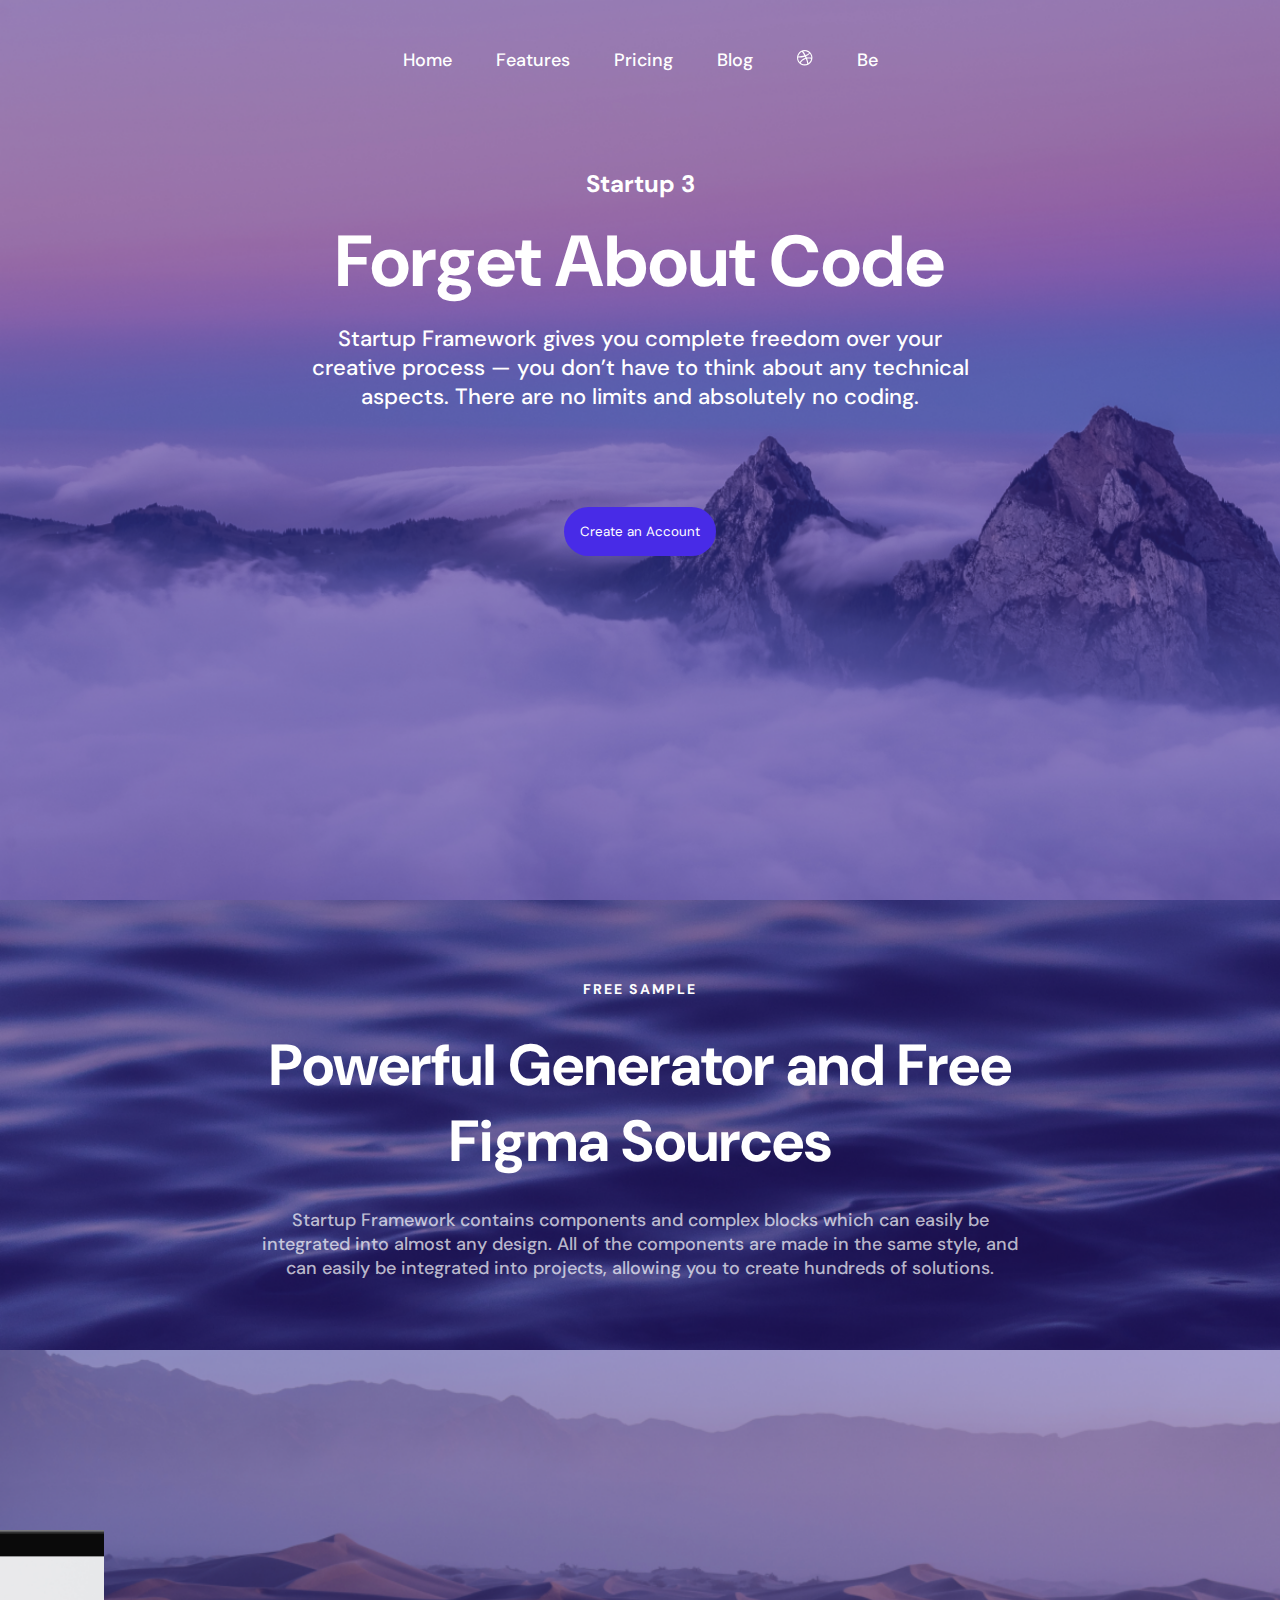
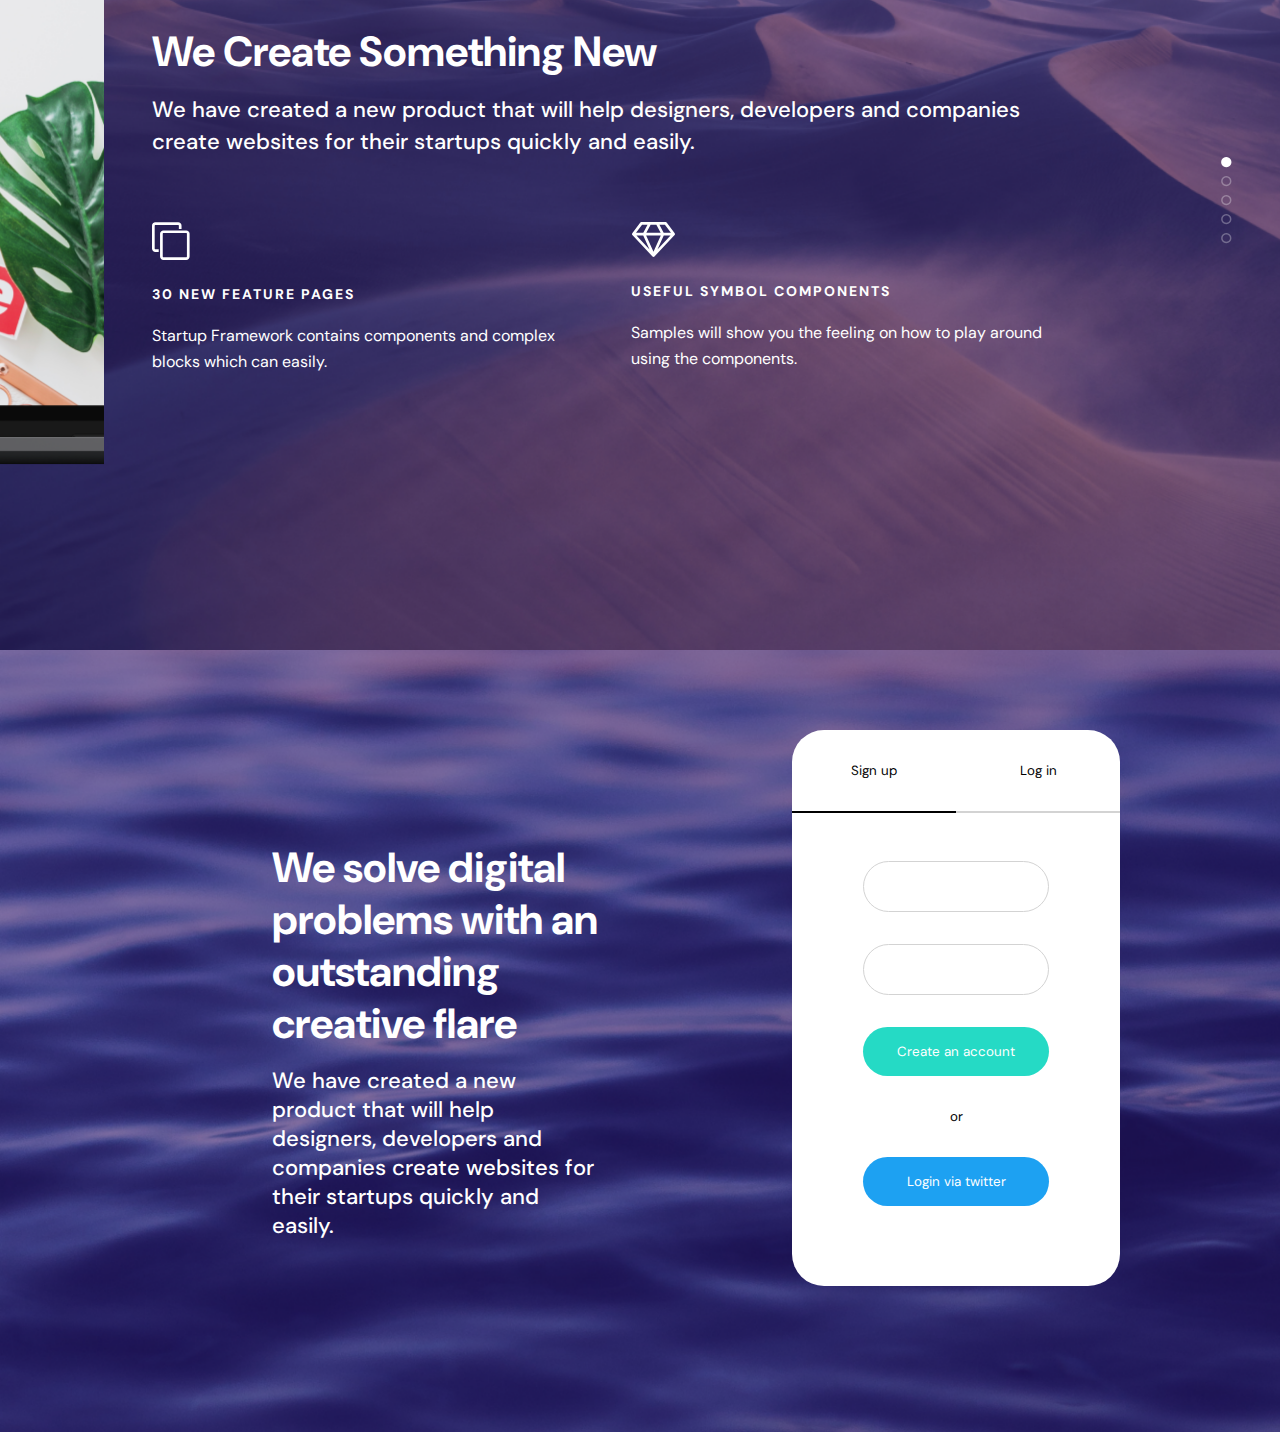
<file: landingpage.html>
<!DOCTYPE html>
<html lang="en">
<head>
    <meta charset="UTF-8">
    <meta http-equiv="X-UA-Compatible" content="IE=edge">
    <meta name="viewport" content="width=device-width, initial-scale=1.0">
    <title>My Business</title>
    <link rel="preconnect" href="https://fonts.googleapis.com">
<link rel="preconnect" href="https://fonts.gstatic.com" crossorigin>
<link href="https://fonts.googleapis.com/css2?family=DM+Sans:wght@400;500;700&display=swap" rel="stylesheet">
    <link rel="stylesheet" type="text/css" href="style.css">
</head> 
<body>
    <!--Section 1-->
    <section class="section1">
        <div class="navbar_mobile">
            <a href="#">Home</a>
            <a href="#">Features</a>
            <a href="#">Pricing</a>
        </div>
        <div class="navbar">
            <a href="#">Home</a>
            <a href="#">Features</a>
            <a href="#">Pricing</a>
            <a href="#">Blog</a>
            <a href="#"><img src="assets/fa-dribbble.svg"></a>
            <a href="#">Be</a>
        </div>
        <div class="section1_2">
            <h3>Startup 3</h3>
            <h1>Forget About Code</h1>
            <p class="text1">Startup Framework gives you complete freedom over your creative process — you don’t have to think about any technical aspects. There are no limits and absolutely no coding. </p>
        </div>
        <div >
            <button class="button1" type="simple-button" name="buttton">Create an Account</button>
        </div>
    </section>

    <!--Section 2-->
    <section class="section2">
        <div class="section2_1">
            <h3 class="section2_h3" id="section2_width">FREE SAMPLE</h3>
            <h1 class="section2_h1" id="section2_width">Powerful Generator and Free Figma Sources </h1>
            <p class="section2_p" id="section2_width">Startup Framework contains components and complex blocks which can easily be integrated into almost any design. All of the components are made in the same style, and can easily be integrated into projects, allowing you to create hundreds of solutions.</p>
        </div>
    </section>

    <!--Section 3-->
    <section class="section3">
        <div class="section3_img">
            <img src="assets/Mockup.png" height="535px">
        </div>
        <div class="section3_main">
            <div class="section3_title">
                <h1 class="section3_title_h1">We Create Something New</h1>
                <p class="section3_title_p">We have created a new product that will help designers, developers and companies create websites for their startups quickly and easily.</p>
            </div>
            <div class="section3_main2"> 
               <div class="section3_icon1">
                  <svg width="38" height="38" viewBox="0 0 38 38" fill="none" xmlns="http://www.w3.org/2000/svg">
                  <path d="M34.9139 34.6139V11.7855C34.9139 11.6037 34.844 11.4498 34.7041 11.3239C34.5782 11.1841 34.4243 11.1141 34.2425 11.1141H11.4142C11.2323 11.1141 11.0715 11.1841 10.9316 11.3239C10.8057 11.4498 10.7427 11.6037 10.7427 11.7855V34.6139C10.7427 34.7957 10.8057 34.9496 10.9316 35.0755C11.0715 35.2154 11.2323 35.2853 11.4142 35.2853H34.2425C34.4243 35.2853 34.5782 35.2154 34.7041 35.0755C34.844 34.9496 34.9139 34.7957 34.9139 34.6139ZM37.5996 11.7855V34.6139C37.5996 35.5371 37.2709 36.3274 36.6135 36.9848C35.956 37.6423 35.1657 37.971 34.2425 37.971H11.4142C10.491 37.971 9.70064 37.6423 9.04321 36.9848C8.38578 36.3274 8.05706 35.5371 8.05706 34.6139V11.7855C8.05706 10.8623 8.38578 10.072 9.04321 9.41458C9.70064 8.75715 10.491 8.42843 11.4142 8.42843H34.2425C35.1657 8.42843 35.956 8.75715 36.6135 9.41458C37.2709 10.072 37.5996 10.8623 37.5996 11.7855ZM29.5426 3.72848V7.08559H26.8569V3.72848C26.8569 3.54664 26.7869 3.39277 26.647 3.26688C26.5212 3.127 26.3673 3.05706 26.1854 3.05706H3.35711C3.17526 3.05706 3.0144 3.127 2.87452 3.26688C2.74863 3.39277 2.68569 3.54664 2.68569 3.72848V26.5568C2.68569 26.7387 2.74863 26.8995 2.87452 27.0394C3.0144 27.1653 3.17526 27.2282 3.35711 27.2282H6.71422V29.9139H3.35711C2.4339 29.9139 1.64358 29.5852 0.98615 28.9278C0.328717 28.2703 0 27.48 0 26.5568V3.72848C0 2.80527 0.328717 2.01495 0.98615 1.35752C1.64358 0.700087 2.4339 0.37137 3.35711 0.37137H26.1854C27.1086 0.37137 27.899 0.700087 28.5564 1.35752C29.2138 2.01495 29.5426 2.80527 29.5426 3.72848Z" fill="white"/>
                  </svg>
                  <h1 class="section3_icon_h">30 New feature pages</h1>
                  <p class="section3_icon_p">Startup Framework contains components and complex blocks which can easily. </p>
               </div>     
               <div class="section3_icon2">
               <svg width="44" height="35" viewBox="0 0 44 35" fill="none" xmlns="http://www.w3.org/2000/svg">
                <path d="M5.44817 13.4855L18.5199 27.4385L12.2253 13.4855H5.44817ZM22.4855 29.6835L29.8082 13.4855H15.1628L22.4855 29.6835ZM12.2883 10.7998L16.5686 2.74274H11.0713L5.02853 10.7998H12.2883ZM26.4511 27.4385L39.5228 13.4855H32.7457L26.4511 27.4385ZM15.3307 10.7998H29.6403L25.36 2.74274H19.611L15.3307 10.7998ZM32.6827 10.7998H39.9425L33.8997 2.74274H28.4024L32.6827 10.7998ZM35.6412 0.602589L43.6982 11.3453C43.894 11.5971 43.985 11.8909 43.971 12.2266C43.957 12.5483 43.8381 12.8281 43.6143 13.0659L23.4716 34.5513C23.2199 34.8311 22.8911 34.971 22.4855 34.971C22.0798 34.971 21.7511 34.8311 21.4993 34.5513L1.35669 13.0659C1.13289 12.8281 1.01399 12.5483 1 12.2266C0.986012 11.8909 1.07693 11.5971 1.27277 11.3453L9.32982 0.602589C9.58161 0.238901 9.9383 0.0570576 10.3999 0.0570576H34.5711C35.0327 0.0570576 35.3894 0.238901 35.6412 0.602589Z" fill="white"/>
               </svg>                
               <h1 class="section3_icon_h">Useful Symbol Components</h1>
               <p class="section3_icon_p">Samples will show you the feeling on how to play around using the components.</p>
               </div>
            </div>  
        </div>
        <div class="section3_svg">
            <svg width="11" height="11" viewBox="0 0 11 11" fill="none" xmlns="http://www.w3.org/2000/svg">
                <path d="M7.86384 9.59598C7.07812 10.0558 6.21875 10.2857 5.28571 10.2857C4.35268 10.2857 3.49107 10.0558 2.70089 9.59598C1.91518 9.13616 1.29241 8.51116 0.832589 7.72098C0.372768 6.93527 0.142857 6.07589 0.142857 5.14286C0.142857 4.20982 0.372768 3.34821 0.832589 2.55804C1.29241 1.77232 1.91518 1.14955 2.70089 0.689732C3.49107 0.22991 4.35268 -2.90564e-07 5.28571 -2.49779e-07C6.21875 -2.08995e-07 7.07813 0.229911 7.86384 0.689732C8.65402 1.14955 9.27902 1.77232 9.73884 2.55804C10.1987 3.34821 10.4286 4.20982 10.4286 5.14286C10.4286 6.07589 10.1987 6.93527 9.73884 7.72098C9.27902 8.51116 8.65402 9.13616 7.86384 9.59598Z" fill="white"/>
            </svg>
            <svg width="11" height="11" viewBox="0 0 11 11" fill="none" xmlns="http://www.w3.org/2000/svg">
                <path opacity="0.3" d="M8.43973 6.97098C8.76563 6.41295 8.92857 5.80357 8.92857 5.14286C8.92857 4.48214 8.76563 3.87277 8.43973 3.31473C8.11384 2.7567 7.67188 2.31473 7.11384 1.98884C6.5558 1.66295 5.94643 1.5 5.28571 1.5C4.625 1.5 4.01563 1.66295 3.45759 1.98884C2.89955 2.31473 2.45759 2.7567 2.1317 3.31473C1.8058 3.87277 1.64286 4.48214 1.64286 5.14286C1.64286 5.80357 1.8058 6.41295 2.1317 6.97098C2.45759 7.52902 2.89955 7.97098 3.45759 8.29688C4.01562 8.62277 4.625 8.78571 5.28571 8.78571C5.94643 8.78571 6.5558 8.62277 7.11384 8.29688C7.67187 7.97098 8.11384 7.52902 8.43973 6.97098ZM7.86384 9.59598C7.07812 10.0558 6.21875 10.2857 5.28571 10.2857C4.35268 10.2857 3.49107 10.0558 2.70089 9.59598C1.91518 9.13616 1.29241 8.51116 0.832589 7.72098C0.372768 6.93527 0.142857 6.07589 0.142857 5.14286C0.142857 4.20982 0.372768 3.34821 0.832589 2.55804C1.29241 1.77232 1.91518 1.14955 2.70089 0.689732C3.49107 0.22991 4.35268 -2.90564e-07 5.28571 -2.49779e-07C6.21875 -2.08995e-07 7.07813 0.229911 7.86384 0.689732C8.65402 1.14955 9.27902 1.77232 9.73884 2.55804C10.1987 3.34821 10.4286 4.20982 10.4286 5.14286C10.4286 6.07589 10.1987 6.93527 9.73884 7.72098C9.27902 8.51116 8.65402 9.13616 7.86384 9.59598Z" fill="white"/>
            </svg> 
            <svg width="11" height="11" viewBox="0 0 11 11" fill="none" xmlns="http://www.w3.org/2000/svg">
                <path opacity="0.3" d="M8.43973 6.97098C8.76563 6.41295 8.92857 5.80357 8.92857 5.14286C8.92857 4.48214 8.76563 3.87277 8.43973 3.31473C8.11384 2.7567 7.67188 2.31473 7.11384 1.98884C6.5558 1.66295 5.94643 1.5 5.28571 1.5C4.625 1.5 4.01563 1.66295 3.45759 1.98884C2.89955 2.31473 2.45759 2.7567 2.1317 3.31473C1.8058 3.87277 1.64286 4.48214 1.64286 5.14286C1.64286 5.80357 1.8058 6.41295 2.1317 6.97098C2.45759 7.52902 2.89955 7.97098 3.45759 8.29688C4.01562 8.62277 4.625 8.78571 5.28571 8.78571C5.94643 8.78571 6.5558 8.62277 7.11384 8.29688C7.67187 7.97098 8.11384 7.52902 8.43973 6.97098ZM7.86384 9.59598C7.07812 10.0558 6.21875 10.2857 5.28571 10.2857C4.35268 10.2857 3.49107 10.0558 2.70089 9.59598C1.91518 9.13616 1.29241 8.51116 0.832589 7.72098C0.372768 6.93527 0.142857 6.07589 0.142857 5.14286C0.142857 4.20982 0.372768 3.34821 0.832589 2.55804C1.29241 1.77232 1.91518 1.14955 2.70089 0.689732C3.49107 0.22991 4.35268 -2.90564e-07 5.28571 -2.49779e-07C6.21875 -2.08995e-07 7.07813 0.229911 7.86384 0.689732C8.65402 1.14955 9.27902 1.77232 9.73884 2.55804C10.1987 3.34821 10.4286 4.20982 10.4286 5.14286C10.4286 6.07589 10.1987 6.93527 9.73884 7.72098C9.27902 8.51116 8.65402 9.13616 7.86384 9.59598Z" fill="white"/>
            </svg>
            <svg width="11" height="11" viewBox="0 0 11 11" fill="none" xmlns="http://www.w3.org/2000/svg">
                <path opacity="0.3" d="M8.43973 6.97098C8.76563 6.41295 8.92857 5.80357 8.92857 5.14286C8.92857 4.48214 8.76563 3.87277 8.43973 3.31473C8.11384 2.7567 7.67188 2.31473 7.11384 1.98884C6.5558 1.66295 5.94643 1.5 5.28571 1.5C4.625 1.5 4.01563 1.66295 3.45759 1.98884C2.89955 2.31473 2.45759 2.7567 2.1317 3.31473C1.8058 3.87277 1.64286 4.48214 1.64286 5.14286C1.64286 5.80357 1.8058 6.41295 2.1317 6.97098C2.45759 7.52902 2.89955 7.97098 3.45759 8.29688C4.01562 8.62277 4.625 8.78571 5.28571 8.78571C5.94643 8.78571 6.5558 8.62277 7.11384 8.29688C7.67187 7.97098 8.11384 7.52902 8.43973 6.97098ZM7.86384 9.59598C7.07812 10.0558 6.21875 10.2857 5.28571 10.2857C4.35268 10.2857 3.49107 10.0558 2.70089 9.59598C1.91518 9.13616 1.29241 8.51116 0.832589 7.72098C0.372768 6.93527 0.142857 6.07589 0.142857 5.14286C0.142857 4.20982 0.372768 3.34821 0.832589 2.55804C1.29241 1.77232 1.91518 1.14955 2.70089 0.689732C3.49107 0.22991 4.35268 -2.90564e-07 5.28571 -2.49779e-07C6.21875 -2.08995e-07 7.07813 0.229911 7.86384 0.689732C8.65402 1.14955 9.27902 1.77232 9.73884 2.55804C10.1987 3.34821 10.4286 4.20982 10.4286 5.14286C10.4286 6.07589 10.1987 6.93527 9.73884 7.72098C9.27902 8.51116 8.65402 9.13616 7.86384 9.59598Z" fill="white"/>
            </svg>
            <svg width="11" height="11" viewBox="0 0 11 11" fill="none" xmlns="http://www.w3.org/2000/svg">
                <path opacity="0.3" d="M8.43973 6.97098C8.76563 6.41295 8.92857 5.80357 8.92857 5.14286C8.92857 4.48214 8.76563 3.87277 8.43973 3.31473C8.11384 2.7567 7.67188 2.31473 7.11384 1.98884C6.5558 1.66295 5.94643 1.5 5.28571 1.5C4.625 1.5 4.01563 1.66295 3.45759 1.98884C2.89955 2.31473 2.45759 2.7567 2.1317 3.31473C1.8058 3.87277 1.64286 4.48214 1.64286 5.14286C1.64286 5.80357 1.8058 6.41295 2.1317 6.97098C2.45759 7.52902 2.89955 7.97098 3.45759 8.29688C4.01562 8.62277 4.625 8.78571 5.28571 8.78571C5.94643 8.78571 6.5558 8.62277 7.11384 8.29688C7.67187 7.97098 8.11384 7.52902 8.43973 6.97098ZM7.86384 9.59598C7.07812 10.0558 6.21875 10.2857 5.28571 10.2857C4.35268 10.2857 3.49107 10.0558 2.70089 9.59598C1.91518 9.13616 1.29241 8.51116 0.832589 7.72098C0.372768 6.93527 0.142857 6.07589 0.142857 5.14286C0.142857 4.20982 0.372768 3.34821 0.832589 2.55804C1.29241 1.77232 1.91518 1.14955 2.70089 0.689732C3.49107 0.22991 4.35268 -2.90564e-07 5.28571 -2.49779e-07C6.21875 -2.08995e-07 7.07813 0.229911 7.86384 0.689732C8.65402 1.14955 9.27902 1.77232 9.73884 2.55804C10.1987 3.34821 10.4286 4.20982 10.4286 5.14286C10.4286 6.07589 10.1987 6.93527 9.73884 7.72098C9.27902 8.51116 8.65402 9.13616 7.86384 9.59598Z" fill="white"/>
            </svg>   
                        
        </div>     
    </section>

    <!--Section 4-->
    <section class="section4">
        <div class="section4_left">
            <h1 class="section3_title_h1">We solve digital problems with an outstanding creative flare</h1>
            <p>We have created a new product that will help designers, developers and companies create websites for their startups quickly and easily.</p>
        </div>
        <div class="section4_right">
                <form class="form_container">
                    <div class="cto_form">

                        <button type="button">Sign up</button>
                        <button type="button">Log in</button>
                    </div>
                    <div class="input_conatiner">
                        <input type="text">
                        <input type="text">
                        <button>Create an account</button>
                        <div class="form_line">
                            <div></div>
                            <small>or</small>
                            <div></div>
                        </div>
                        <button>Login via twitter</button>
                    </div>
                </form>
                
        </div>
    </section>
</body>
</html>
</file>
<file: style.css>
* {
    padding: 0px;
    margin: 0px;
    box-sizing: border-box;
    font-family: 'DM Sans', sans-serif;
}

/* Section 1 */
.section1 {
    display: flex;
    flex-direction: column;
    align-items: center;
    gap: 6rem;
    padding: 3rem 5rem;
    background-image: url(assets/Image.png);
    background-color: rgba(47, 24, 147, 0.9);
    background-repeat: no-repeat;
    background-size: cover;
    height: 100vh;
    width: 100%;


}

.navbar {
    display: flex;
    gap: 2.75rem;
}

a {
    text-decoration: none;
    color: white;
    font-size: 1.125rem;
    font-style: normal;
    font-weight: 500;
}

.section1_2 {
    display: flex;
    flex-direction: column;
    justify-content: center;
    align-items: center;
    text-align: center;
    gap: 1rem;
}

.text1 {
    width: 60%;
}

h1 {
    font-style: normal;
    font-weight: 700;
    font-size: 4.5rem;
    color: white;
}

h3 {
    font-style: normal;
    font-weight: 700;
    font-size: 1.5rem;
    color: white;
}

p {
    font-style: normal;
    font-weight: 500;
    font-size: 22px;
    color: white;
}
img{
    width: 100%;
    object-fit: cover;
}
.button1 {
    background-color: #482BE7;
    color: white;
    border: none;
    outline: none;
    padding: 1rem;
    border-radius: 6.25rem;
}

/* Section 2 */
.section2 {
    background-image: url(assets/section2.png);
    background-color: #2F1893;
    background-size: cover;
    background-repeat: no-repeat;
    padding: 5rem 5rem;
    height: 50vh;
}

.section2_1 {
    display: flex;
    flex-direction: column;
    gap: 1.82rem;
    align-items: center;
    text-align: center;
}

.section2_h1 {
    font-style: normal;
    font-weight: 700;
    font-size: 58px;
}

.section2_h3 {
    font-style: normal;
    font-size: 0.88rem;
    font-weight: 700;
    letter-spacing: 2px;
}

#section2_width {
    width: 70%;
}

.section2_p {
    font-weight: 500;
    font-size: 18px;
    color: rgba(255, 255, 255, 0.7);
    mix-blend-mode: normal;
    font-style: normal;
}

/*Section 3 */
.section3 {
    background-image: url(assets/Rectangle.png);
    background-color: #2F1893;
    background-repeat: no-repeat;
    background-size: cover;
    display: inline-flex;
    justify-content: center;
    align-items: center;
    padding-top: 5rem;
    padding-bottom: 5rem;
    height: 100vh;
    width: 100%;
}
.section3_img{
    margin-left: -30rem;
}

.section3_main {
    padding-left: 3rem;
    padding-right: 9rem;
    display: flex;
    flex-direction: column;
    gap: 4rem;
}

.section3_main2 {
    display: flex;
}

.section3_title_h1 {
    line-height: 3.25rem;
    font-style: normal;
    font-weight: 700;
    font-size: 2.625rem;
    padding-bottom: 1rem;
}

.section3_title_p {
    font-style: normal;
    font-weight: 500;
    font-size: 1.375rem;
    line-height: 2rem;
}

.section3_icon1 {
    padding-right: 2rem;
}

.section3_icon_h {
    font-style: normal;
    font-weight: 700;
    font-size: 0.875rem;
    line-height: 1.625rem;
    letter-spacing: 0.125rem;
    text-transform: uppercase;
    padding-top: 1rem;
    padding-bottom: 1rem;
}

.section3_icon_p {
    font-style: normal;
    font-weight: 400;
    font-size: 1rem;
    line-height: 1.625rem;
}

.section3_svg {
    display: flex;
    flex-direction: column;
    gap: 0.5rem;
    padding-right: 3rem;
}

/*Section 4 */

.section4{
    
    background-image: url(assets/form_background.png);
    background-color: #2F1893;

    background-size: cover;
    padding: 5rem 10rem;
    display: flex;
    gap: 5rem;

}

.section4_left{
    flex: 1;
    padding: 7rem;
    
}

.section4_right{
    flex: 1;

}

.form_container{
    display: flex;

    flex-direction: column;
    gap: 3rem;
    background-color: white;
    border-radius: 2rem;
    padding: 0rem 0rem 5rem 0rem;
}
.input_conatiner{
    display: flex;
    flex-direction: column;
    padding: 0rem 3rem;
    gap: 2rem;
    justify-content: center;
    align-items: center;
}
.input_conatiner>input{
    padding: 1rem 2rem;
    border-radius: 5rem;
    border: 1px solid lightgray;
    outline: none;
    width: 80%;
}
.input_conatiner>button{
    padding: 1rem 2rem;
    border-radius: 5rem;
    outline: none;
    width: 80%;
    color: white;
    border: none;
}

.input_conatiner>:nth-child(3){
    background-color: #25DAC5;
}
.input_conatiner>:nth-child(5){
    background-color: #1DA1F2;
}
.cto_form{
    display: flex;
    width: 100%;
}

.cto_form>button{
    width: 50%;
    padding: 2rem;
    background-color: inherit;
    outline: none;
    border: none;
    border-bottom: 2px solid lightgrey;
}

.cto_form>:nth-child(1){
    border-bottom: 2px solid black;

}

.form_line{
    display: flex;
    gap: 2rem;
    justify-content: center;
    align-items: center;

}

.form_line>div{
    width: 40%;
    border-bottom: 1px solid lightgray;
}
.navbar_mobile{
    display: none;
}
.navbar_mobile>a{
    display: none;
}
@media screen and (max-width: 950px) {
 

}

@media screen and (max-width: 650px) {
.navbar{
    display: none;
}
.navbar_mobile{
    display: flex;
    gap: 1rem;
}
.navbar_mobile>a{
    display: flex;
}
.section1 {
    padding: 3rem 2rem;
    height: auto;
   
}

.text1 {
    width: 100%;
}

.section2 {
    padding: 3rem 2rem;
    height: auto;

}

.section4 {
    padding: 3rem 2rem;
    gap: 2rem;
    flex-direction: column;
}

.section4_left {
    padding: 0rem;
}

.section3 {
    height: auto;
    flex-direction: column;
}
.section3_img {
    margin-left: 0rem;
    width: 70%;
}
.section3_img>img {
  object-fit: contain;
}
.section3_main {
  padding: 2rem;
    gap: 2rem;
}

.section3_svg {
    flex-direction: row;

}

}
</file>
